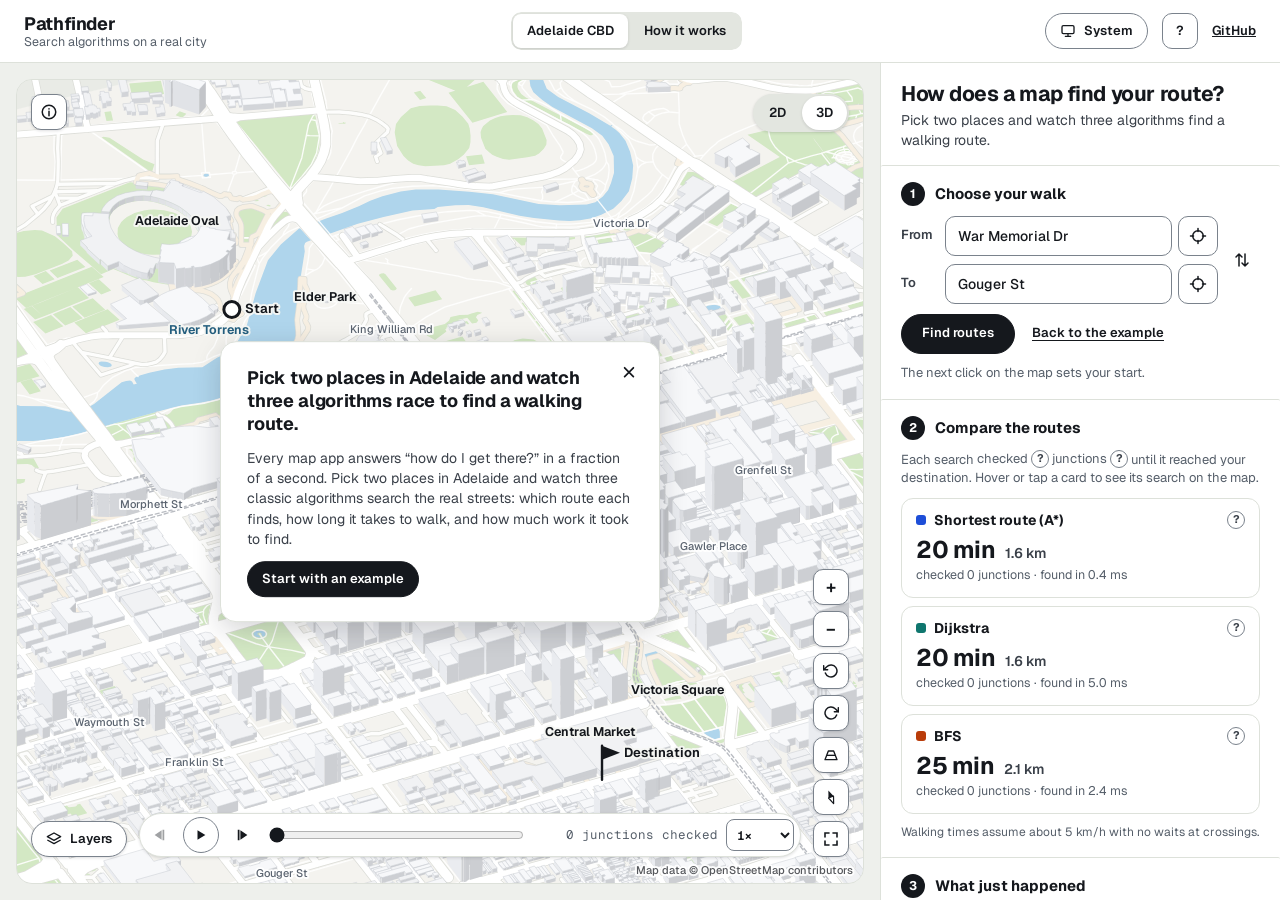
<file: docs/index.html>
<!doctype html>
<html lang="en">
  <head>
    <meta charset="utf-8" />
    <meta name="viewport" content="width=device-width, initial-scale=1" />
    <title>Pathfinder: BFS, Dijkstra and A* on the streets of Adelaide</title>
    <meta
      name="description"
      content="BFS, Dijkstra and A* on the real Adelaide city centre walking network, in 2D and 3D, from OpenStreetMap data. Then see how they work, step by step, on a grid."
    />
    <script>
      // Links to the grid demo from before it moved (#view=, #map=, #mode=) now open grid/.
      (function () {
        if (/[#&](view|map|mode|seed)=/.test(location.hash)) location.replace("grid/" + location.hash);
      })();
    </script>
    <script src="shared/theme.js?v=31"></script>
    <link rel="preload" href="adelaide/data/adelaide_cbd.json" as="fetch" crossorigin />
    <link rel="preconnect" href="https://fonts.googleapis.com" />
    <link rel="preconnect" href="https://fonts.gstatic.com" crossorigin />
    <link
      rel="stylesheet"
      href="https://fonts.googleapis.com/css2?family=Geist:wght@400;500;600;700&family=Geist+Mono:wght@400;500&display=swap"
    />
    <link rel="stylesheet" href="shared/theme.css?v=31" />
    <link rel="stylesheet" href="adelaide/styles.css?v=31" />
  </head>
  <body>
    <header class="top">
      <a class="brand" href="./"><b>Pathfinder</b><span>Search algorithms on a real city</span></a>
      <nav class="nav-seg seg scroll-x" aria-label="Pages">
        <a href="./" aria-current="page">Adelaide CBD</a>
        <a href="grid/">How it works</a>
      </nav>
      <div class="top-controls scroll-x">
        <button type="button" class="btn theme-btn" data-theme-toggle aria-label="Theme: System" title="Cycle the theme: System, Light, Dark">
          <svg class="i-system" viewBox="0 0 24 24" fill="none" stroke="currentColor" stroke-width="2" stroke-linecap="round" stroke-linejoin="round" aria-hidden="true"><rect x="3" y="4" width="18" height="12" rx="2" /><path d="M8 20h8M12 16v4" /></svg>
          <svg class="i-moon" viewBox="0 0 24 24" fill="none" stroke="currentColor" stroke-width="2" stroke-linecap="round" stroke-linejoin="round" aria-hidden="true"><path d="M20 14.5A8 8 0 0 1 9.5 4a8 8 0 1 0 10.5 10.5z" /></svg>
          <svg class="i-sun" viewBox="0 0 24 24" fill="none" stroke="currentColor" stroke-width="2" stroke-linecap="round" aria-hidden="true"><circle cx="12" cy="12" r="4" /><path d="M12 2v2M12 20v2M4.9 4.9l1.4 1.4M17.7 17.7l1.4 1.4M2 12h2M20 12h2M4.9 19.1l1.4-1.4M17.7 6.3l1.4-1.4" /></svg>
          <span data-theme-name>System</span>
        </button>
        <button type="button" class="btn sq" id="welcomeBtn" aria-label="Show the welcome card" title="Show the welcome card">?</button>
        <a class="gh" href="https://github.com/Agrim1305/Pathfinder">GitHub</a>
      </div>
    </header>

    <main class="app">
      <div class="panel" id="panel">
        <div class="panel-head">
          <h1>How does a map find your route?</h1>
          <p>Pick two places and watch three algorithms find a walking route.</p>
        </div>

        <section class="step" id="step1" aria-labelledby="step1h">
          <h2 id="step1h"><span class="num" aria-hidden="true">1</span>Choose your walk</h2>
          <div class="walk">
            <label for="from">From</label>
            <div class="cb">
              <input id="from" type="text" role="combobox" aria-autocomplete="list" aria-expanded="false" aria-controls="fromList" autocomplete="off" spellcheck="false" placeholder="Search places and streets" />
              <ul id="fromList" role="listbox" aria-label="Places to start from" hidden></ul>
            </div>
            <button type="button" class="btn sq" data-pick="start" aria-pressed="false" aria-label="Pick the start on the map" title="Pick on map">
              <svg width="18" height="18" viewBox="0 0 24 24" fill="none" stroke="currentColor" stroke-width="2" stroke-linecap="round" aria-hidden="true"><circle cx="12" cy="12" r="7" /><path d="M12 2v4M12 18v4M2 12h4M18 12h4" /></svg>
            </button>
            <label for="to">To</label>
            <div class="cb">
              <input id="to" type="text" role="combobox" aria-autocomplete="list" aria-expanded="false" aria-controls="toList" autocomplete="off" spellcheck="false" placeholder="Search places and streets" />
              <ul id="toList" role="listbox" aria-label="Places to walk to" hidden></ul>
            </div>
            <button type="button" class="btn sq" data-pick="end" aria-pressed="false" aria-label="Pick the destination on the map" title="Pick on map">
              <svg width="18" height="18" viewBox="0 0 24 24" fill="none" stroke="currentColor" stroke-width="2" stroke-linecap="round" aria-hidden="true"><circle cx="12" cy="12" r="7" /><path d="M12 2v4M12 18v4M2 12h4M18 12h4" /></svg>
            </button>
            <button type="button" class="btn sq swap" id="swap" aria-label="Swap start and destination" title="Swap start and destination">
              <svg width="18" height="18" viewBox="0 0 24 24" fill="none" stroke="currentColor" stroke-width="2" stroke-linecap="round" stroke-linejoin="round" aria-hidden="true"><path d="M8 4v16M4 8l4-4 4 4M16 20V4M12 16l4 4 4-4" /></svg>
            </button>
          </div>
          <div class="actions">
            <button type="button" class="btn primary" id="find">Find routes</button>
            <button type="button" class="btn link" id="example">Back to the example</button>
          </div>
          <p class="hint" id="hint" aria-live="polite"></p>
          <p class="visually-hidden" id="cbStatus" role="status"></p>
        </section>

        <section class="step" id="step2" aria-labelledby="step2h">
          <h2 id="step2h"><span class="num" aria-hidden="true">2</span>Compare the routes</h2>
          <p class="step-sub">
            Each search
            <span class="term">checked<button type="button" class="qtip" aria-label="What does checked mean?" data-tip="A search checks a junction when it takes it off its queue and looks at the streets leading out of it. Fewer checks means less work for the same answer.">?</button></span>
            <span class="term">junctions<button type="button" class="qtip" aria-label="What is a junction?" data-tip="A point where streets or paths meet. The searches move from junction to junction along the streets between them.">?</button></span>
            until it reached your destination. Hover or tap a card to see its search on the map.
          </p>
          <div class="cards" id="cards">
            <div class="rc" data-alg="A">
              <div class="rc-head">
                <i class="k s" aria-hidden="true"></i>
                <button type="button" class="rc-pin" aria-pressed="false" aria-describedby="AStats">Shortest route (A*)</button>
                <button type="button" class="qtip" aria-label="What is A*?" data-tip="A* is Dijkstra with a sense of direction. It adds the straight-line distance to your destination, so it checks junctions in the right direction first and still finds the shortest walk.">?</button>
              </div>
              <p class="rc-stats" id="AStats"><b class="rc-time"></b> <span class="rc-dist"></span><span class="rc-meta"></span></p>
              <i class="rc-bar" aria-hidden="true"></i>
            </div>
            <div class="rc" data-alg="U">
              <div class="rc-head">
                <i class="k d" aria-hidden="true"></i>
                <button type="button" class="rc-pin" aria-pressed="false" aria-describedby="UStats">Dijkstra</button>
                <button type="button" class="qtip" aria-label="What is Dijkstra?" data-tip="Dijkstra always checks the nearest junction it has not checked yet, measured in metres along the streets. That guarantees the shortest walk, but it spreads out in every direction.">?</button>
              </div>
              <p class="rc-stats" id="UStats"><b class="rc-time"></b> <span class="rc-dist"></span><span class="rc-meta"></span></p>
              <i class="rc-bar" aria-hidden="true"></i>
            </div>
            <div class="rc" data-alg="B">
              <div class="rc-head">
                <i class="k b" aria-hidden="true"></i>
                <button type="button" class="rc-pin" aria-pressed="false" aria-describedby="BStats">BFS</button>
                <button type="button" class="qtip" aria-label="What is BFS?" data-tip="Breadth-first search counts street segments, not metres. It finds the route with the fewest segments, which is often a longer walk.">?</button>
              </div>
              <p class="rc-stats" id="BStats"><b class="rc-time"></b> <span class="rc-dist"></span><span class="rc-meta"></span></p>
              <i class="rc-bar" aria-hidden="true"></i>
            </div>
          </div>
          <p class="tiny">Walking times assume about 5 km/h with no waits at crossings.</p>
        </section>

        <section class="step" id="step3" aria-labelledby="step3h">
          <h2 id="step3h"><span class="num" aria-hidden="true">3</span>What just happened</h2>
          <p class="insight" id="insight" aria-live="polite"></p>
          <details class="learn" id="learn">
            <summary>Learn how it works</summary>
            <h3>What this shows</h3>
            <ol class="points">
              <li><b>“Shortest” depends on what you count.</b> BFS counts turns, so it often walks further. Dijkstra and A* count metres.</li>
              <li><b>A* does the same job with less work.</b> It aims at the flag, so it skips streets heading the wrong way. Across 300 random walks it checked a median of 77% fewer junctions than Dijkstra for exactly the same route.</li>
              <li><b>The answers are checked.</b> Every route matches NetworkX, an independent graph library, on all 300 test walks.</li>
            </ol>
            <h3>How each one counts</h3>
            <p>BFS counts street segments, so it takes the route with the fewest of them. Dijkstra and A* count metres. A* also aims at the destination using the straight-line distance to it, which can never be longer than the real walk, so its route is still the shortest.</p>
            <h3>Why does A* search less?</h3>
            <p>The same three searches on a small hilly grid, where you can see every cell they look at and the queue behind each step.</p>
            <a class="btn" href="grid/">See it step by step</a>
          </details>
        </section>

        <div class="tour" id="tour" hidden>
          <span id="tourText" role="status"></span>
          <button type="button" class="btn" id="tourSkip">Skip</button>
        </div>
      </div>

      <div class="map" id="map">
        <canvas
          id="cv"
          tabindex="0"
          role="img"
          aria-label="Map of Adelaide city centre from OpenStreetMap, with real building shapes and heights. The start and destination pins, the junctions each search checked and the routes are drawn on top. Arrow keys move the map, Shift and the arrow keys turn and tilt it in 3D, plus and minus zoom. While picking a place, Enter picks the spot in the middle of the map."
        ></canvas>
        <p class="loading" id="loading" role="status">Loading the map of Adelaide&hellip;</p>
        <p class="pick-chip" id="pickChip" role="status" hidden></p>
        <p class="now-chip" id="nowChip" role="status" hidden><small id="nowWho"></small><span id="nowWhat"></span></p>

        <div class="map-tl">
          <button type="button" class="btn sq map-btn" id="aboutBtn" aria-label="About the map" aria-controls="aboutPanel" title="About the map">
            <svg width="18" height="18" viewBox="0 0 24 24" fill="none" stroke="currentColor" stroke-width="2" stroke-linecap="round" aria-hidden="true"><circle cx="12" cy="12" r="9" /><path d="M12 11v6M12 7.5v.5" /></svg>
          </button>
          <div class="pop about" id="aboutPanel" role="group" aria-label="About the map" hidden>
            <h2>About the map</h2>
            <p id="about"></p>
            <p class="tiny">Map data &copy; <a href="https://www.openstreetmap.org/copyright">OpenStreetMap contributors</a>, ODbL.</p>
            <h2>Moving the map</h2>
            <p id="help">Drag to move the map. Right-drag or Ctrl and drag to turn and tilt it. Scroll or pinch to zoom.</p>
          </div>
        </div>

        <div class="map-tr">
          <div role="group" aria-label="Camera" class="seg pill">
            <button type="button" id="go2d" aria-pressed="false">2D</button>
            <button type="button" id="go3d" aria-pressed="true">3D</button>
          </div>
        </div>

        <div class="map-bottom">
          <div class="layers">
            <button type="button" class="btn map-btn" id="layersBtn" aria-controls="layersPanel">
              <svg width="16" height="16" viewBox="0 0 24 24" fill="none" stroke="currentColor" stroke-width="2" stroke-linejoin="round" aria-hidden="true"><path d="M12 3 2 8.5 12 14l10-5.5z" /><path d="m2 13.5 10 5.5 10-5.5" /></svg>
              Layers
            </button>
            <fieldset class="pop" id="layersPanel" hidden>
              <legend>Show on the map</legend>
              <label class="lay"><input type="checkbox" data-layer="aExp" checked /><i class="sw sw-dot a" aria-hidden="true"></i>Junctions A* checked</label>
              <label class="lay"><input type="checkbox" data-layer="dOnly" /><i class="sw sw-dot d" aria-hidden="true"></i>Junctions A* skipped</label>
              <label class="lay"><input type="checkbox" data-layer="bfs" checked /><i class="sw sw-line b" aria-hidden="true"></i>BFS route</label>
              <label class="lay"><input type="checkbox" data-layer="best" checked /><i class="sw sw-line s" aria-hidden="true"></i>Shortest route</label>
            </fieldset>
          </div>

          <div class="timeline-bar" id="timeline" role="group" aria-label="Timeline">
            <button type="button" class="btn sq tl-back" aria-label="Step back" title="Step back (Left arrow; with Shift, 10 steps)">
              <svg width="14" height="14" viewBox="0 0 16 16" aria-hidden="true" fill="currentColor"><path d="M11 2.5v11L3 8zM12 2h2v12h-2z" /></svg>
            </button>
            <button type="button" class="btn sq tl-play" data-state="paused" aria-label="Play" title="Play or pause (Space)">
              <svg class="i-play" width="14" height="14" viewBox="0 0 16 16" aria-hidden="true"><path d="M4 2.5v11l9-5.5z" fill="currentColor" /></svg>
              <svg class="i-pause" width="14" height="14" viewBox="0 0 16 16" aria-hidden="true"><path d="M4 2.5h3v11H4zM9 2.5h3v11H9z" fill="currentColor" /></svg>
              <svg class="i-again" width="16" height="16" viewBox="0 0 24 24" aria-hidden="true" fill="none" stroke="currentColor" stroke-width="2.2" stroke-linecap="round" stroke-linejoin="round"><polyline points="1 4 1 10 7 10" /><path d="M3.5 15a9 9 0 1 0 2.1-9.4L1 10" /></svg>
            </button>
            <button type="button" class="btn sq tl-fwd" aria-label="Step forward" title="Step forward (Right arrow; with Shift, 10 steps)">
              <svg width="14" height="14" viewBox="0 0 16 16" aria-hidden="true" fill="currentColor"><path d="M5 2.5v11L13 8zM2 2h2v12H2z" /></svg>
            </button>
            <input type="range" class="tl-scrub" min="0" max="1" step="1" value="0" aria-label="Junctions checked" />
            <span class="tl-label mono"></span>
            <select class="tl-speed" aria-label="Playback speed" title="Playback speed">
              <option value="0.25">0.25×</option>
              <option value="0.5">0.5×</option>
              <option value="1" selected>1×</option>
              <option value="2">2×</option>
              <option value="4">4×</option>
            </select>
          </div>

          <div class="ctl-stack" id="ctl">
            <button type="button" class="btn sq map-btn" data-act="in" aria-label="Zoom in">+</button>
            <button type="button" class="btn sq map-btn" data-act="out" aria-label="Zoom out">&#8722;</button>
            <button type="button" class="btn sq map-btn" data-act="left" aria-label="Rotate left"><svg width="16" height="16" viewBox="0 0 24 24" aria-hidden="true" fill="none" stroke="currentColor" stroke-width="2.2" stroke-linecap="round" stroke-linejoin="round"><polyline points="1 4 1 10 7 10" /><path d="M3.5 15a9 9 0 1 0 2.1-9.4L1 10" /></svg></button>
            <button type="button" class="btn sq map-btn" data-act="right" aria-label="Rotate right"><svg width="16" height="16" viewBox="0 0 24 24" aria-hidden="true" fill="none" stroke="currentColor" stroke-width="2.2" stroke-linecap="round" stroke-linejoin="round"><polyline points="23 4 23 10 17 10" /><path d="M20.5 15a9 9 0 1 1-2.1-9.4L23 10" /></svg></button>
            <button type="button" class="btn sq map-btn" data-act="tilt" aria-label="Tilt" aria-pressed="true"><svg width="16" height="16" viewBox="0 0 24 24" aria-hidden="true" fill="none" stroke="currentColor" stroke-width="2" stroke-linejoin="round"><path d="M3 19 8 6h8l5 13z" /><path d="M5.5 12.5h13" /></svg></button>
            <button type="button" class="btn sq map-btn compass" data-act="north" aria-label="Reset to north up"><svg width="18" height="18" viewBox="0 0 24 24" aria-hidden="true"><path d="M12 2.5 15.6 12H8.4z" fill="currentColor" /><path d="M12 21.5 8.4 12h7.2z" fill="none" stroke="currentColor" stroke-width="1.6" stroke-linejoin="round" /></svg></button>
            <button type="button" class="btn sq map-btn" id="fit" aria-label="Fit the walk in view" title="Fit the walk in view"><svg width="16" height="16" viewBox="0 0 16 16" aria-hidden="true" fill="none" stroke="currentColor" stroke-width="1.6" stroke-linecap="round"><path d="M2 6V2h4M10 2h4v4M14 10v4h-4M6 14H2v-4" /></svg></button>
          </div>
        </div>

        <div class="welcome" id="welcome" role="dialog" aria-labelledby="welcomeTitle" hidden>
          <button type="button" class="btn sq close" id="welcomeClose" aria-label="Close">
            <svg width="14" height="14" viewBox="0 0 16 16" aria-hidden="true" fill="none" stroke="currentColor" stroke-width="2" stroke-linecap="round"><path d="M3 3l10 10M13 3 3 13" /></svg>
          </button>
          <h2 id="welcomeTitle">Pick two places in Adelaide and watch three algorithms race to find a walking route.</h2>
          <p>Every map app answers “how do I get there?” in a fraction of a second. Pick two places in Adelaide and watch three classic algorithms search the real streets: which route each finds, how long it takes to walk, and how much work it took to find.</p>
          <button type="button" class="btn primary" id="welcomeGo">Start with an example</button>
        </div>
      </div>
    </main>
    <script src="adelaide/graph.js?v=31"></script>
    <script src="adelaide/palette.js?v=31"></script>
    <script src="adelaide/text.js?v=31"></script>
    <script src="shared/timing.js?v=31"></script>
    <script src="shared/view.js?v=31"></script>
    <script src="shared/labels.js?v=31"></script>
    <script src="shared/scroll.js?v=31"></script>
    <script src="shared/ui.js?v=31"></script>
    <script src="adelaide/map.js?v=31"></script>
  </body>
</html>
</file>
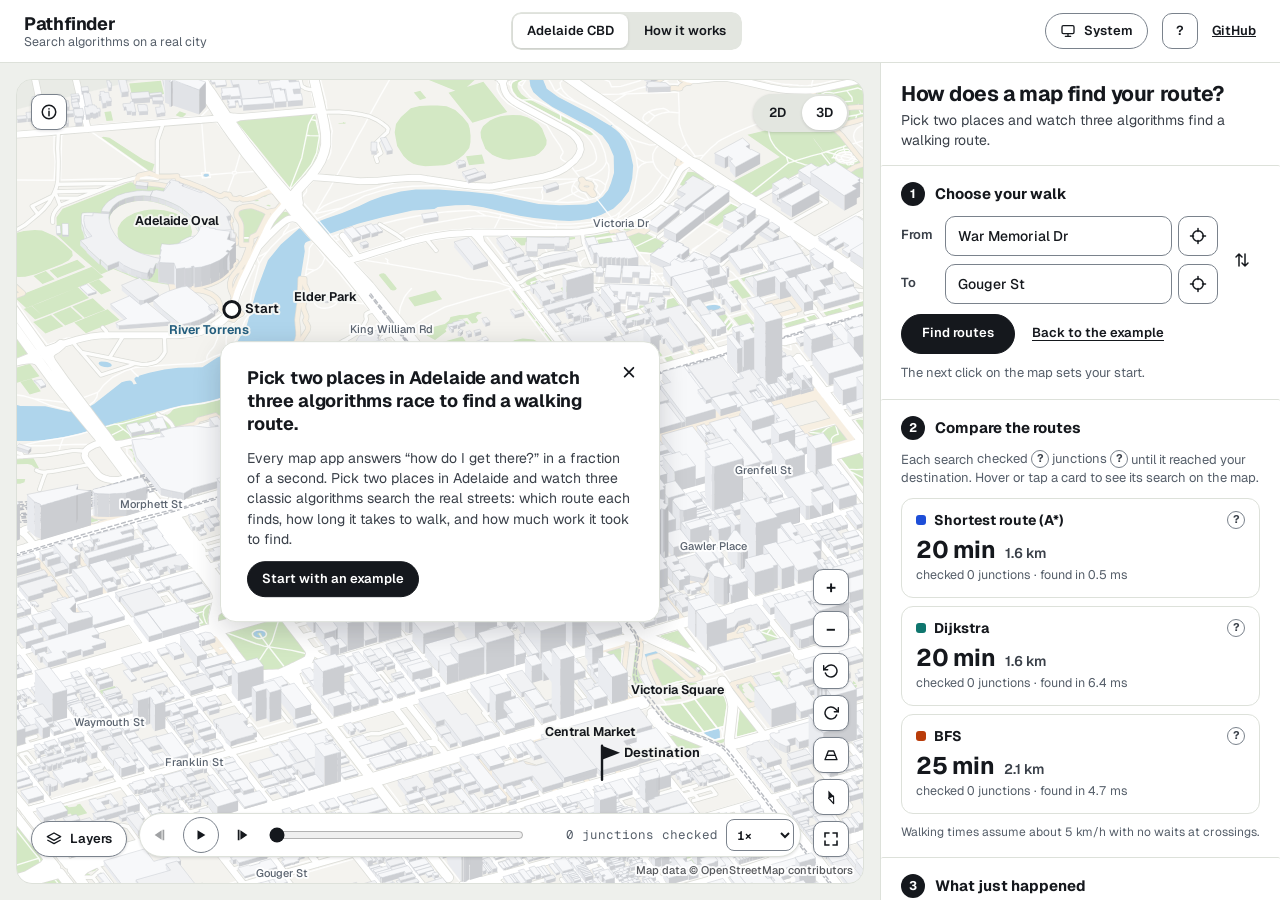
<file: docs/adelaide/index.html>
<!doctype html>
<html lang="en">
  <head>
    <meta charset="utf-8" />
    <title>Pathfinder: Adelaide CBD</title>
    <!-- The Adelaide map is now the front page. Forward there, keeping the hash. -->
    <script>
      location.replace("../" + location.hash);
    </script>
    <meta http-equiv="refresh" content="1; url=../" />
    <link rel="canonical" href="../" />
  </head>
  <body>
    <p>The Adelaide map has moved to <a href="../">the front page</a>.</p>
  </body>
</html>
</file>
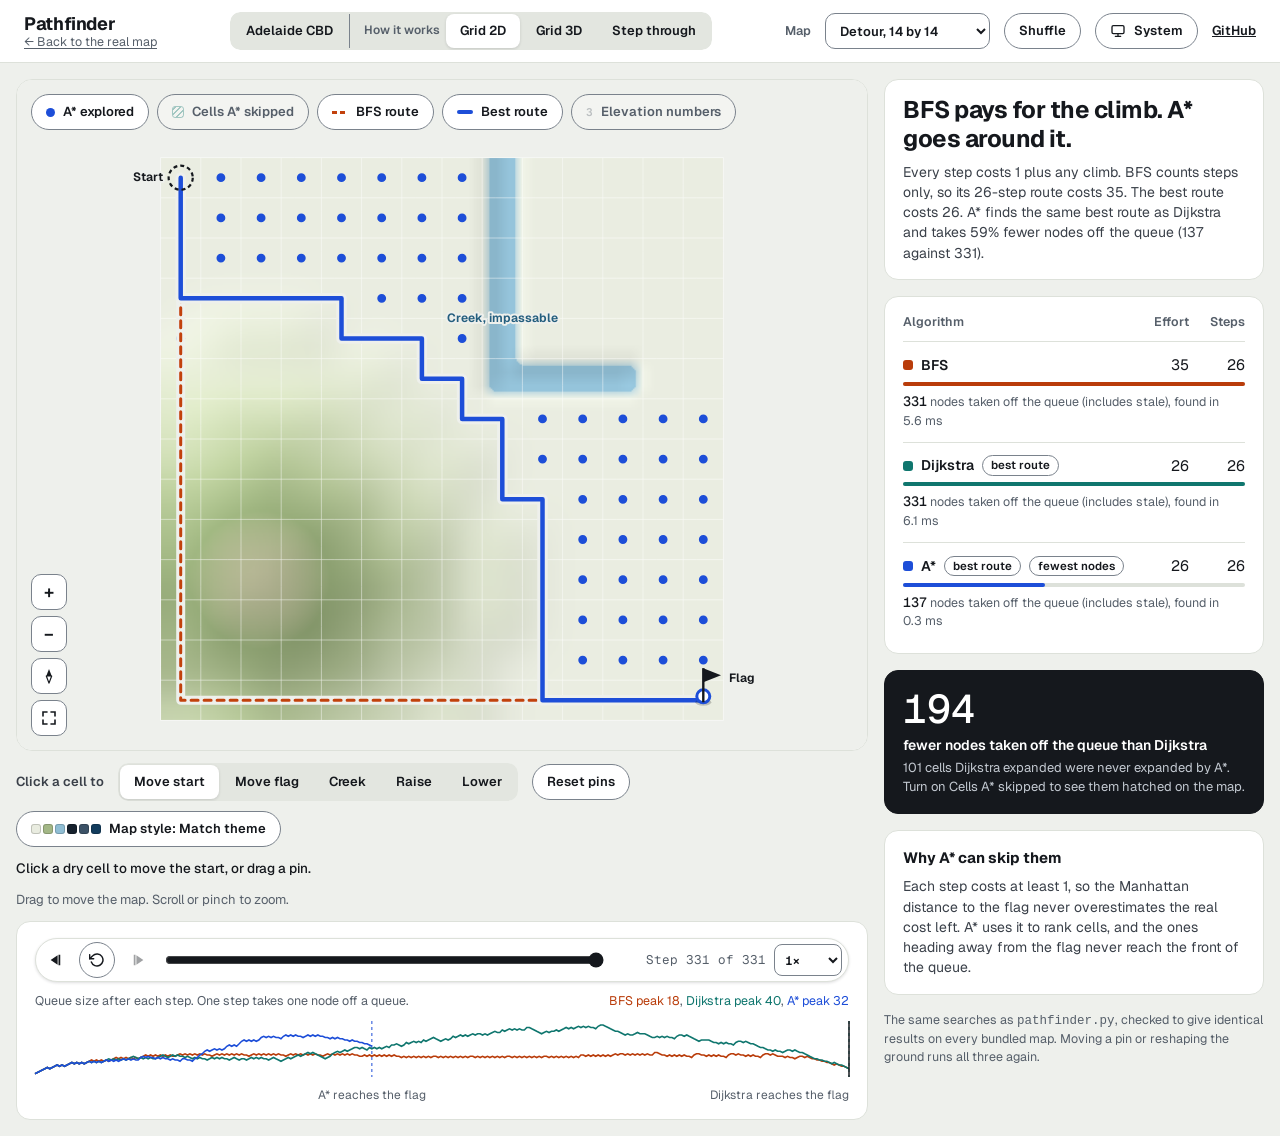
<file: docs/grid/index.html>
<!doctype html>
<html lang="en">
  <head>
    <meta charset="utf-8" />
    <meta name="viewport" content="width=device-width, initial-scale=1" />
    <title>Pathfinder: how BFS, Dijkstra and A* search, on a grid</title>
    <meta
      name="description"
      content="Watch BFS, Dijkstra and A* search hilly ground for the lowest-effort route, with every number from a real run."
    />
    <script src="../shared/theme.js?v=31"></script>
    <link rel="preconnect" href="https://fonts.googleapis.com" />
    <link rel="preconnect" href="https://fonts.gstatic.com" crossorigin />
    <link
      rel="stylesheet"
      href="https://fonts.googleapis.com/css2?family=Geist:wght@400;500;600;700&family=Geist+Mono:wght@400;500&display=swap"
    />
    <link rel="stylesheet" href="../shared/theme.css?v=31" />
    <link rel="stylesheet" href="styles.css?v=31" />
  </head>
  <body>
    <header class="top">
      <div class="brand">
        <b>Pathfinder</b>
        <a class="back" href="../">&larr; Back to the real map</a>
      </div>
      <nav class="nav-seg seg scroll-x" aria-label="Pages">
        <a href="../">Adelaide CBD</a>
        <span class="seg-label" aria-hidden="true">How it works</span>
        <button type="button" data-nav="2d" aria-pressed="true">Grid 2D</button>
        <button type="button" data-nav="3d" aria-pressed="false">Grid 3D</button>
        <button type="button" data-nav="step" aria-pressed="false">Step through</button>
      </nav>
      <div class="top-controls scroll-x">
        <label class="top-label" for="map">Map</label>
        <select id="map"></select>
        <button type="button" class="btn" id="shuffle" title="A new random map; the seed goes in the link">Shuffle</button>
        <button type="button" class="btn theme-btn" data-theme-toggle aria-label="Theme: System" title="Cycle the theme: System, Light, Dark">
          <svg class="i-system" viewBox="0 0 24 24" fill="none" stroke="currentColor" stroke-width="2" stroke-linecap="round" stroke-linejoin="round" aria-hidden="true"><rect x="3" y="4" width="18" height="12" rx="2" /><path d="M8 20h8M12 16v4" /></svg>
          <svg class="i-moon" viewBox="0 0 24 24" fill="none" stroke="currentColor" stroke-width="2" stroke-linecap="round" stroke-linejoin="round" aria-hidden="true"><path d="M20 14.5A8 8 0 0 1 9.5 4a8 8 0 1 0 10.5 10.5z" /></svg>
          <svg class="i-sun" viewBox="0 0 24 24" fill="none" stroke="currentColor" stroke-width="2" stroke-linecap="round" aria-hidden="true"><circle cx="12" cy="12" r="4" /><path d="M12 2v2M12 20v2M4.9 4.9l1.4 1.4M17.7 17.7l1.4 1.4M2 12h2M20 12h2M4.9 19.1l1.4-1.4M17.7 6.3l1.4-1.4" /></svg>
          <span data-theme-name>System</span>
        </button>
        <a class="gh" href="https://github.com/Agrim1305/Pathfinder">GitHub</a>
      </div>
    </header>

    <div class="body">
      <main class="stage" aria-label="Grid map">
        <div class="map" id="mapbox">
          <canvas
            id="cv"
            tabindex="0"
            role="img"
            aria-label="Map of the board: hills, the creek, the start and the flag, with what A* explored and both routes drawn on top. Drag to move the map; in Grid 3D, right-drag to turn and tilt it. Arrow keys move the map and the ring at its centre, Shift and the arrow keys turn and tilt it in 3D, Enter uses the selected tool on that cell, plus and minus zoom."
          ></canvas>
          <div class="overlay-top">
            <div class="seg pill cam step-only" role="group" aria-label="Camera" hidden>
              <button type="button" data-cam="2d" aria-pressed="true">2D</button>
              <button type="button" data-cam="3d" aria-pressed="false">3D</button>
            </div>
            <div class="chips scroll-x compare-only" role="group" aria-label="Map layers">
              <button type="button" class="chip" data-layer="explored" aria-pressed="true"><i class="sw sw-dot"></i>A* explored</button>
              <button type="button" class="chip" data-layer="skipped" aria-pressed="false"><i class="sw sw-hatch"></i>Cells A* skipped</button>
              <button type="button" class="chip" data-layer="bfs" aria-pressed="true"><i class="sw sw-dash"></i>BFS route</button>
              <button type="button" class="chip" data-layer="best" aria-pressed="true"><i class="sw sw-line"></i>Best route</button>
              <button type="button" class="chip" data-layer="numbers" aria-pressed="false"><i class="sw sw-num" aria-hidden="true">3</i>Elevation numbers</button>
            </div>
          </div>
          <div class="overlay-zoom">
            <button type="button" class="btn sq" data-act="in" aria-label="Zoom in">+</button>
            <button type="button" class="btn sq" data-act="out" aria-label="Zoom out">&#8722;</button>
            <button type="button" class="btn sq" data-act="left" aria-label="Rotate left"><svg width="16" height="16" viewBox="0 0 24 24" aria-hidden="true" fill="none" stroke="currentColor" stroke-width="2.2" stroke-linecap="round" stroke-linejoin="round"><polyline points="1 4 1 10 7 10" /><path d="M3.5 15a9 9 0 1 0 2.1-9.4L1 10" /></svg></button>
            <button type="button" class="btn sq" data-act="right" aria-label="Rotate right"><svg width="16" height="16" viewBox="0 0 24 24" aria-hidden="true" fill="none" stroke="currentColor" stroke-width="2.2" stroke-linecap="round" stroke-linejoin="round"><polyline points="23 4 23 10 17 10" /><path d="M20.5 15a9 9 0 1 1-2.1-9.4L23 10" /></svg></button>
            <button type="button" class="btn sq" data-act="tilt" aria-label="Tilt" aria-pressed="true"><svg width="16" height="16" viewBox="0 0 24 24" aria-hidden="true" fill="none" stroke="currentColor" stroke-width="2" stroke-linejoin="round"><path d="M3 19 8 6h8l5 13z" /><path d="M5.5 12.5h13" /></svg></button>
            <button type="button" class="btn sq compass" data-act="north" aria-label="Reset to north up"><svg width="18" height="18" viewBox="0 0 24 24" aria-hidden="true"><path d="M12 2.5 15.6 12H8.4z" fill="currentColor" /><path d="M12 21.5 8.4 12h7.2z" fill="none" stroke="currentColor" stroke-width="1.6" stroke-linejoin="round" /></svg></button>
            <button type="button" class="btn sq" id="fit" aria-label="Fit the board in view">
              <svg width="16" height="16" viewBox="0 0 16 16" aria-hidden="true" fill="none" stroke="currentColor" stroke-width="1.6" stroke-linecap="round"><path d="M2 6V2h4M10 2h4v4M14 10v4h-4M6 14H2v-4" /></svg>
            </button>
          </div>
          <div class="tip" id="tip" role="status" hidden></div>
        </div>

        <div class="legend step-only" aria-hidden="true" hidden>
          <span><i class="lg-dot"></i>Expanded</span>
          <span><i class="lg-ring"></i>In the queue</span>
          <span><i class="lg-now"></i>Expanding now</span>
          <span><i class="lg-ramp"></i>Elevation 0 to 9</span>
        </div>
        <div class="random-row" id="randomRow" hidden>
          <span class="tools-label">Random map</span>
          <label>Size <select id="rSize"><option value="14">14 by 14</option><option value="20">20 by 20</option><option value="28">28 by 28</option></select></label>
          <label>Creeks <select id="rCreeks"><option>0</option><option>1</option><option>2</option><option>3</option><option>4</option></select></label>
          <label>Hills <select id="rHills"><option value="flat">Flat</option><option value="rolling">Rolling</option><option value="steep">Steep</option></select></label>
          <span class="mono dim" id="rSeed"></span>
        </div>
        <div class="tools">
          <span class="tools-label" id="tools-label">Click a cell to</span>
          <div class="seg tool-seg scroll-x" role="group" aria-labelledby="tools-label">
            <button type="button" data-tool="start" aria-pressed="true">Move start</button>
            <button type="button" data-tool="end" aria-pressed="false">Move flag</button>
            <button type="button" data-tool="creek" aria-pressed="false">Creek</button>
            <button type="button" data-tool="raise" aria-pressed="false">Raise</button>
            <button type="button" data-tool="lower" aria-pressed="false">Lower</button>
          </div>
          <button type="button" class="btn" id="resetPins">Reset pins</button>
          <button type="button" class="btn" id="resetMap" hidden>Reset map</button>
          <div class="style-pick">
            <button type="button" class="btn" id="styleBtn" aria-expanded="false" aria-controls="styleMenu">
              <span class="sws" id="styleSw" aria-hidden="true"></span><span id="styleName">Map style</span>
            </button>
            <div class="style-menu" id="styleMenu" role="group" aria-label="Map style" hidden></div>
          </div>
        </div>
        <p class="hint" id="hint" aria-live="polite"></p>
        <p class="help" id="help"></p>

        <section class="card timeline" aria-label="Timeline">
          <div class="timeline-bar" id="timeline" role="group" aria-label="Timeline">
            <button type="button" class="btn sq tl-back" aria-label="Step back" title="Step back (Left arrow; with Shift, 10 steps)">
              <svg width="14" height="14" viewBox="0 0 16 16" aria-hidden="true" fill="currentColor"><path d="M11 2.5v11L3 8zM12 2h2v12h-2z" /></svg>
            </button>
            <button type="button" class="btn sq tl-play" data-state="paused" aria-label="Play" title="Play or pause (Space)">
              <svg class="i-play" width="14" height="14" viewBox="0 0 16 16" aria-hidden="true"><path d="M4 2.5v11l9-5.5z" fill="currentColor" /></svg>
              <svg class="i-pause" width="14" height="14" viewBox="0 0 16 16" aria-hidden="true"><path d="M4 2.5h3v11H4zM9 2.5h3v11H9z" fill="currentColor" /></svg>
              <svg class="i-again" width="16" height="16" viewBox="0 0 24 24" aria-hidden="true" fill="none" stroke="currentColor" stroke-width="2.2" stroke-linecap="round" stroke-linejoin="round"><polyline points="1 4 1 10 7 10" /><path d="M3.5 15a9 9 0 1 0 2.1-9.4L1 10" /></svg>
            </button>
            <button type="button" class="btn sq tl-fwd" aria-label="Step forward" title="Step forward (Right arrow; with Shift, 10 steps)">
              <svg width="14" height="14" viewBox="0 0 16 16" aria-hidden="true" fill="currentColor"><path d="M5 2.5v11L13 8zM2 2h2v12H2z" /></svg>
            </button>
            <input type="range" class="tl-scrub" min="0" max="1" step="1" value="0" aria-label="Search step" />
            <span class="tl-label mono"></span>
            <select class="tl-speed" aria-label="Playback speed" title="Playback speed">
              <option value="0.25">0.25×</option>
              <option value="0.5">0.5×</option>
              <option value="1" selected>1×</option>
              <option value="2">2×</option>
              <option value="4">4×</option>
            </select>
          </div>
          <div class="spark-head compare-only">
            <span>Queue size after each step. One step takes one node off a queue.</span>
            <span id="peaks" class="peaks"></span>
          </div>
          <svg id="spark" class="spark compare-only" viewBox="0 0 600 56" preserveAspectRatio="none" aria-hidden="true"></svg>
          <div class="spark-flags compare-only" id="flags" aria-hidden="true"></div>
        </section>
      </main>

      <aside class="side" aria-label="Results">
        <div class="side-group step-only" hidden>
          <section class="card step-card">
            <div class="seg algo-seg" role="group" aria-label="Algorithm">
              <button type="button" data-algo="bfs" aria-pressed="false">BFS</button>
              <button type="button" data-algo="ucs" aria-pressed="false">Dijkstra</button>
              <button type="button" data-algo="astar" aria-pressed="true">A*</button>
            </div>
            <p class="mono dim step-count" id="stepCount"></p>
            <p class="step-sentence" id="stepSentence" aria-live="polite"></p>
          </section>
          <section class="card">
            <div class="q-head"><h2>Queue</h2><span class="dim" id="qKind"></span></div>
            <table class="queue" id="queue">
              <thead><tr><th scope="col">#</th><th scope="col">Cell</th><th scope="col" class="num">g</th><th scope="col" class="num">h</th><th scope="col" class="num">f</th><th scope="col"><span class="visually-hidden">Note</span></th></tr></thead>
              <tbody id="qBody"></tbody>
            </table>
            <p class="small dim" id="qNote"></p>
          </section>
          <section class="card code-card" aria-label="Pseudocode, with the lines this step runs highlighted">
            <pre class="code" id="code"></pre>
          </section>
        </div>
        <div class="side-group compare-only">
        <section class="card">
          <h1 id="headline">Finding routes…</h1>
          <p id="summary"></p>
        </section>
        <section class="card results" id="results" aria-label="Results for each algorithm"></section>
        <section class="card callout" id="callout" aria-live="polite"></section>
        <section class="card">
          <h2>Why A* can skip them</h2>
          <p>
            Each step costs at least 1, so the Manhattan distance to the flag never overestimates the real cost
            left. A* uses it to rank cells, and the ones heading away from the flag never reach the front of the
            queue.
          </p>
        </section>
        </div>
        <p class="foot">
          The same searches as <code>pathfinder.py</code>, checked to give identical results on every bundled map.
          Moving a pin or reshaping the ground runs all three again.
        </p>
      </aside>
    </div>

    <script src="../pathfinder.js?v=31"></script>
    <script src="../maps.js?v=31"></script>
    <script src="../terrain.js?v=31"></script>
    <script src="../shared/timing.js?v=31"></script>
    <script src="../runs.js?v=31"></script>
    <script src="../generate.js?v=31"></script>
    <script src="../shared/view.js?v=31"></script>
    <script src="../shared/labels.js?v=31"></script>
    <script src="../shared/scroll.js?v=31"></script>
    <script src="../shared/ui.js?v=31"></script>
    <script src="board.js?v=31"></script>
    <script src="grid3d.js?v=31"></script>
    <script src="app.js?v=31"></script>
  </body>
</html>
</file>
<file: docs/shared/theme.css>
/*
 * Shared colour tokens and header for the grid page and the Adelaide page.
 * Light values sit on :root; dark values apply when theme.js sets
 * data-theme="dark" on <html> (it follows the system unless you choose).
 * tests/test_contrast.js checks these pairs against WCAG AA.
 */
:root {
  --bg: #eef0ec;
  --surface: #ffffff;
  --seg-bg: #e3e6e0;
  --seg-on: #ffffff;
  --chip-off: #f3f4f1;
  --ink: #15181d;
  --ink-2: #3a4049;
  --dim: #565f6a;
  --line: #dde1da;
  --edge: #7a828c;
  --primary-bg: #15181d;
  --primary-ink: #ffffff;
  --astar: #1d4ed8;
  --bfs: #b93c0a;
  --dijkstra: #0f766e;
  --focus: #1d4ed8;
  --tip-bg: #15181d;
  --tip-ink: #ffffff;
  --callout-bg: #15181d;
  --callout-ink: #ffffff;
  --callout-dim: #c3c9d1;
  --shadow: 0 1px 3px rgba(21, 24, 29, 0.14);
  --pop-shadow: 0 8px 28px rgba(21, 24, 29, 0.18);
  --font: "Geist", -apple-system, system-ui, sans-serif;
  --mono: "Geist Mono", ui-monospace, "SFMono-Regular", Menlo, monospace;
  color-scheme: light;
}
:root[data-theme="dark"] {
  --bg: #0e141a;
  --surface: #161d25;
  --seg-bg: #0e141a;
  --seg-on: #2b3642;
  --chip-off: #1b232c;
  --ink: #e8eef4;
  --ink-2: #c3ccd6;
  --dim: #9aa6b4;
  --line: #26303b;
  --edge: #6b7784;
  --primary-bg: #e8eef4;
  --primary-ink: #0e141a;
  --astar: #60a5fa;
  --bfs: #fb923c;
  --dijkstra: #2dd4bf;
  --focus: #60a5fa;
  --tip-bg: #e8eef4;
  --tip-ink: #0e141a;
  --callout-bg: #22303d;
  --callout-ink: #e8eef4;
  --callout-dim: #b4c0cc;
  --shadow: 0 1px 3px rgba(0, 0, 0, 0.5);
  --pop-shadow: 0 8px 28px rgba(0, 0, 0, 0.6);
  color-scheme: dark;
}

/* Theme switches fade for 300 ms; theme.js skips this under reduced motion. */
html.theme-fade,
html.theme-fade *,
html.theme-fade *::before,
html.theme-fade *::after {
  transition:
    background-color 300ms ease,
    color 300ms ease,
    border-color 300ms ease,
    fill 300ms ease,
    stroke 300ms ease !important;
}

* {
  box-sizing: border-box;
}
[hidden] {
  display: none !important;
}
body {
  margin: 0;
  background: var(--bg);
  color: var(--ink);
  font: 14px/1.45 var(--font);
}
a {
  color: var(--ink);
}
button,
select,
input {
  font: inherit;
  color: var(--ink);
}
button {
  cursor: pointer;
}
:focus-visible {
  outline: 3px solid var(--focus);
  outline-offset: 2px;
}
.mono {
  font-family: var(--mono);
  font-variant-numeric: tabular-nums;
}
.dim {
  color: var(--dim);
}
.visually-hidden {
  position: absolute;
  width: 1px;
  height: 1px;
  overflow: hidden;
  clip: rect(0 0 0 0);
  white-space: nowrap;
}

/* Rows that scroll sideways (see scroll.js) fade out on the edge with more. */
.scroll-x {
  --fade-l: 0px;
  --fade-r: 0px;
  -webkit-mask-image: linear-gradient(90deg, transparent 0, #000 var(--fade-l), #000 calc(100% - var(--fade-r)), transparent 100%);
  mask-image: linear-gradient(90deg, transparent 0, #000 var(--fade-l), #000 calc(100% - var(--fade-r)), transparent 100%);
  scrollbar-width: none;
}
.scroll-x::-webkit-scrollbar {
  display: none;
}
.scroll-x[data-more~="left"] {
  --fade-l: 32px;
}
.scroll-x[data-more~="right"] {
  --fade-r: 32px;
}

/* ---------- shared header ---------- */
.top {
  display: flex;
  align-items: center;
  justify-content: space-between;
  flex-wrap: wrap;
  gap: 10px 20px;
  padding: 12px 24px;
  background: var(--surface);
  border-bottom: 1px solid var(--line);
}
.brand {
  display: flex;
  flex-direction: column;
  line-height: 1.2;
  text-decoration: none;
}
.brand b {
  font-size: 18px;
  font-weight: 700;
  letter-spacing: -0.02em;
}
.brand span,
.brand .back {
  font-size: 12.5px;
  color: var(--dim);
}
.brand .back {
  text-decoration: underline;
  text-underline-offset: 2px;
}
.brand .back:hover {
  color: var(--ink);
}

/* One control for every page: the real map, then the grid views under "How it works". */
.nav-seg {
  max-width: 100%;
}
.nav-seg .seg-label {
  padding: 0 4px 0 14px;
  border-left: 1px solid var(--edge);
  border-radius: 0;
  font-size: 12px;
  font-weight: 600;
  color: var(--dim);
  background: transparent;
  box-shadow: none;
}
.top-controls {
  display: flex;
  align-items: center;
  gap: 10px 14px;
  flex-wrap: wrap;
  min-width: 0;
}
.top-label {
  font-size: 12.5px;
  font-weight: 600;
  color: var(--dim);
}
.top select {
  min-height: 36px;
  padding: 0 10px;
  border-radius: 10px;
  border: 1px solid var(--edge);
  background: var(--surface);
  font-size: 13px;
  font-weight: 600;
}

/* Segmented control: a row of buttons or links, one of them current. */
.seg {
  display: inline-grid;
  grid-auto-flow: column;
  gap: 2px;
  padding: 2px;
  background: var(--seg-bg);
  border-radius: 10px;
}
.seg > * {
  display: flex;
  align-items: center;
  justify-content: center;
  gap: 6px;
  min-height: 34px;
  padding: 7px 14px;
  border: 0;
  border-radius: 8px;
  background: transparent;
  color: var(--ink);
  font-size: 13px;
  font-weight: 600;
  text-decoration: none;
  white-space: nowrap;
}
.seg > [aria-current="page"],
.seg > [aria-pressed="true"] {
  background: var(--seg-on);
  box-shadow: var(--shadow);
}
.seg.pill,
.seg.pill > * {
  border-radius: 999px;
}

.icon-btn {
  display: inline-grid;
  place-items: center;
  width: 36px;
  height: 36px;
  border-radius: 10px;
  border: 1px solid var(--edge);
  background: var(--surface);
}
.icon-btn svg {
  width: 18px;
  height: 18px;
}
/* The theme button shows the current choice: System, Light or Dark. */
.theme-btn {
  padding: 7px 12px;
  border-radius: 10px;
}
.theme-btn svg {
  width: 16px;
  height: 16px;
  flex: none;
}
:root:not([data-theme-choice="system"]) .i-system,
:root:not([data-theme-choice="light"]) .i-sun,
:root:not([data-theme-choice="dark"]) .i-moon {
  display: none;
}
.gh {
  font-size: 13px;
  font-weight: 600;
}

/* Toggle pills for map layers: a filled swatch when on, hollow when off. */
.chip {
  display: inline-flex;
  flex: none;
  align-items: center;
  gap: 8px;
  min-height: 36px;
  padding: 0 14px;
  border-radius: 999px;
  border: 1px solid var(--edge);
  background: var(--chip-off);
  color: var(--dim);
  font-size: 13px;
  font-weight: 600;
  white-space: nowrap;
}
.chip[aria-pressed="true"] {
  background: var(--surface);
  color: var(--ink);
}
.chip .sw {
  flex: none;
  display: inline-block;
}
.chip[aria-pressed="false"] .sw {
  opacity: 0.35;
}

.btn {
  display: inline-flex;
  align-items: center;
  justify-content: center;
  gap: 8px;
  min-height: 36px;
  padding: 0 14px;
  border-radius: 999px;
  border: 1px solid var(--edge);
  background: var(--surface);
  font-size: 13px;
  font-weight: 600;
}
.btn.primary {
  border-color: var(--primary-bg);
  background: var(--primary-bg);
  color: var(--primary-ink);
}
.btn.sq {
  width: 36px;
  padding: 0;
  border-radius: 10px;
}
/* The compass needle turns with the map; view.js sets --heading. */
.compass svg {
  transform: rotate(var(--heading, 0rad));
}
.btn:disabled {
  opacity: 0.45;
  cursor: default;
}

.card {
  background: var(--surface);
  border: 1px solid var(--line);
  border-radius: 14px;
  padding: 16px 18px;
  display: flex;
  flex-direction: column;
  gap: 8px;
}
.card h2 {
  margin: 0;
  font-size: 15px;
  font-weight: 700;
}
.card p {
  margin: 0;
  color: var(--ink-2);
}

/* ---------- the panel's numbered steps ---------- */
.step {
  display: flex;
  flex-direction: column;
  gap: 10px;
  padding: 16px 20px;
  border-top: 1px solid var(--line);
  border-radius: 2px;
}
.step h2 {
  display: flex;
  align-items: center;
  gap: 10px;
  margin: 0;
  font-size: 15px;
  font-weight: 700;
}
.num {
  display: inline-grid;
  place-items: center;
  flex: none;
  width: 24px;
  height: 24px;
  border-radius: 50%;
  background: var(--primary-bg);
  color: var(--primary-ink);
  font-size: 12.5px;
  font-weight: 700;
}
.step-sub {
  margin: 0;
  font-size: 13px;
  color: var(--dim);
}
.btn.link {
  min-height: 36px;
  padding: 0 8px;
  border-color: transparent;
  background: transparent;
  text-decoration: underline;
  text-underline-offset: 3px;
}

/* ---------- search box with a list (ui.js combobox) ---------- */
.cb {
  position: relative;
  min-width: 0;
}
.cb input {
  width: 100%;
  min-height: 40px;
  padding: 0 12px;
  border: 1px solid var(--edge);
  border-radius: 10px;
  background: var(--surface);
  font-size: 14px;
  font-weight: 500;
  text-overflow: ellipsis;
}
.cb input::placeholder {
  color: var(--dim);
}
.cb [role="listbox"] {
  position: absolute;
  z-index: 20;
  left: 0;
  right: 0;
  top: calc(100% + 4px);
  max-height: 296px;
  margin: 0;
  padding: 4px;
  overflow-y: auto;
  list-style: none;
  background: var(--surface);
  border: 1px solid var(--edge);
  border-radius: 10px;
  box-shadow: var(--pop-shadow);
}
.cb [role="option"] {
  display: flex;
  justify-content: space-between;
  align-items: baseline;
  gap: 12px;
  padding: 8px 10px;
  border-radius: 7px;
  font-size: 13.5px;
  cursor: pointer;
}
.cb [role="option"] .hint {
  flex: none;
  font-size: 12px;
  color: var(--dim);
}
.cb [role="option"]:hover,
.cb [role="option"][aria-selected="true"] {
  background: var(--seg-bg);
}

/* ---------- popovers and "?" toggletips (ui.js) ---------- */
.pop {
  position: absolute;
  z-index: 30;
  margin: 0;
  padding: 14px 16px;
  border: 1px solid var(--line);
  border-radius: 12px;
  background: var(--surface);
  box-shadow: var(--pop-shadow);
}
.qtip {
  position: relative;
  display: inline-grid;
  place-items: center;
  width: 18px;
  height: 18px;
  margin-left: 3px;
  padding: 0;
  border: 1px solid var(--edge);
  border-radius: 50%;
  background: var(--surface);
  color: var(--ink-2);
  font-size: 11px;
  font-weight: 700;
  line-height: 1;
  vertical-align: 1px;
}
.qtip::after {
  content: "";
  position: absolute;
  inset: -4px; /* a 26 px target */
}
.qtip-bubble {
  position: fixed;
  z-index: 100;
  padding: 10px 12px;
  border-radius: 10px;
  background: var(--tip-bg);
  color: var(--tip-ink);
  font-size: 13px;
  line-height: 1.45;
  box-shadow: var(--pop-shadow);
  pointer-events: none;
}
.qtip-bubble:empty {
  display: none;
}

/* ---------- timeline bar (ui.js timeline) ---------- */
.timeline-bar {
  display: flex;
  align-items: center;
  gap: 8px;
  min-height: 44px;
  padding: 3px 6px 3px 3px;
  border: 1px solid var(--line);
  border-radius: 999px;
  background: var(--surface);
  box-shadow: var(--shadow);
}
.btn.sq.tl-play {
  flex: none;
  border-radius: 50%;
}
.tl-play svg {
  display: none;
}
.tl-play[data-state="playing"] .i-pause,
.tl-play[data-state="paused"] .i-play,
.tl-play[data-state="done"] .i-again {
  display: block;
}
.timeline-bar .tl-back,
.timeline-bar .tl-fwd {
  flex: none;
  width: 32px;
  min-height: 32px;
  border-color: transparent;
  background: transparent;
}
.timeline-bar [aria-disabled="true"] {
  opacity: 0.4;
  cursor: default;
}
.tl-scrub {
  flex: 1 1 auto;
  min-width: 60px;
  accent-color: var(--ink);
}
.tl-speed {
  flex: none;
  min-height: 32px;
  padding: 0 6px;
  border: 1px solid var(--edge);
  border-radius: 8px;
  background: var(--surface);
  font-size: 12.5px;
  font-weight: 600;
  font-variant-numeric: tabular-nums;
}
.tl-label {
  flex: none;
  min-width: 19ch;
  text-align: right;
  font-size: 12.5px;
  color: var(--dim);
}

@media (prefers-reduced-motion: no-preference) {
  .pop:not([hidden]),
  .qtip-bubble:not(:empty),
  .cb [role="listbox"]:not([hidden]) {
    animation: pop-in 200ms cubic-bezier(0.2, 0.8, 0.2, 1);
  }
}
@keyframes pop-in {
  from {
    opacity: 0;
    transform: translateY(4px);
  }
}

@media (max-width: 700px) {
  .top {
    padding: 10px 16px;
  }
  .top-controls,
  .nav-seg {
    width: 100%;
    flex-wrap: nowrap;
    overflow-x: auto;
    padding-bottom: 2px;
  }
  .nav-seg {
    display: flex;
  }
  .top-controls > * {
    flex: none;
  }
}
@media (prefers-reduced-motion: no-preference) {
  button {
    transition: transform 100ms ease-out;
  }
  button:active {
    transform: scale(0.97);
  }
}
</file>
<file: docs/adelaide/styles.css>
/*
 * Adelaide page layout. Colours, the header, buttons, the panel's steps,
 * the search boxes, popovers and the timeline bar come from ../shared/theme.css.
 *
 * From 1024 px wide the map fills the left of the window and the panel sits
 * on the right, 400 px wide, scrolling on its own; the page itself does not
 * scroll. Narrower, the map sits above the panel. The map sits 16 px in from
 * the header, the window edges and the panel, with rounded corners; the
 * canvas rounds itself, so popovers can still reach past the map's edge.
 */
.app {
  display: flex;
  flex-direction: column;
}
.panel {
  order: 2;
  background: var(--surface);
}
.map {
  order: 1;
  position: relative;
  height: clamp(420px, 66vw, 760px);
  margin: 16px;
  border: 1px solid var(--line);
  border-radius: 16px;
  background: var(--bg);
}
@media (min-width: 1024px) {
  body {
    display: flex;
    flex-direction: column;
    height: 100dvh;
  }
  .app {
    flex: 1;
    min-height: 0;
    display: grid;
    grid-template-columns: minmax(0, 1fr) 400px;
  }
  .map {
    grid-area: 1 / 1;
    height: auto;
    min-height: 0;
  }
  .panel {
    grid-area: 1 / 2;
    min-height: 0;
    overflow-y: auto;
    overscroll-behavior: contain;
    border-left: 1px solid var(--line);
  }
}

/* ---------- the map ---------- */
.map canvas,
.loading {
  border-radius: 15px; /* inside the 1 px border */
}
.map canvas {
  position: absolute;
  inset: 0;
  display: block;
  width: 100%;
  height: 100%;
  touch-action: none;
  cursor: grab;
}
.map canvas:active {
  cursor: grabbing;
}
.map canvas.picking {
  cursor: crosshair;
}
.map canvas:focus-visible {
  outline-offset: -3px;
}
.loading {
  position: absolute;
  inset: 0;
  display: grid;
  place-items: center;
  margin: 0;
  padding: 24px;
  text-align: center;
  background: var(--bg);
  color: var(--dim);
  font-weight: 500;
}
/* buttons floating over the map get a shadow to lift them off it */
.map-btn,
.map .seg {
  box-shadow: var(--shadow);
}
.map-tl {
  position: absolute;
  top: 14px;
  left: 14px;
}
.map-tr {
  position: absolute;
  top: 14px;
  right: 14px;
}
.about {
  top: calc(100% + 8px);
  left: 0;
  width: min(360px, calc(100vw - 60px));
  display: flex;
  flex-direction: column;
  gap: 8px;
}
.about h2 {
  margin: 4px 0 0;
  font-size: 14px;
}
.about p {
  margin: 0;
  font-size: 13px;
  color: var(--ink-2);
}
.pick-chip {
  position: absolute;
  top: 14px;
  left: 50%;
  transform: translateX(-50%);
  max-width: calc(100% - 200px);
  margin: 0;
  padding: 8px 16px;
  border-radius: 999px;
  background: var(--tip-bg);
  color: var(--tip-ink);
  font-size: 13.5px;
  font-weight: 600;
  text-align: center;
  box-shadow: var(--pop-shadow);
}
.pick-chip small {
  font-size: 12px;
  font-weight: 500;
}
/* while paused or stepping: the junction being checked and how far it is from the start */
.now-chip {
  position: absolute;
  top: 14px;
  left: 50%;
  transform: translateX(-50%);
  max-width: calc(100% - 200px);
  display: flex;
  flex-direction: column;
  align-items: center;
  margin: 0;
  padding: 7px 16px 8px;
  border: 1px solid var(--line);
  border-radius: 14px;
  background: var(--surface);
  box-shadow: var(--shadow);
  font-size: 13.5px;
  font-weight: 600;
  text-align: center;
}
.now-chip small {
  font-size: 12px;
  font-weight: 500;
  color: var(--dim);
}
/* Layers, the timeline and the map buttons share the bottom edge; the map credit sits under them. */
.map-bottom {
  position: absolute;
  left: 14px;
  right: 14px;
  bottom: 26px;
  display: flex;
  align-items: flex-end;
  gap: 12px;
  pointer-events: none;
}
.map-bottom > * {
  pointer-events: auto;
}
.layers {
  position: relative;
  flex: none;
}
.layers .pop {
  bottom: calc(100% + 8px);
  left: 0;
  width: 250px;
  display: flex;
  flex-direction: column;
  gap: 2px;
  padding: 10px 8px;
}
.layers legend {
  float: left; /* keeps the legend inside the box */
  width: 100%;
  padding: 2px 8px 6px;
  font-size: 12.5px;
  font-weight: 600;
  color: var(--dim);
}
.lay {
  display: flex;
  align-items: center;
  gap: 10px;
  min-height: 36px;
  padding: 0 8px;
  border-radius: 8px;
  font-size: 13.5px;
  font-weight: 500;
  cursor: pointer;
}
.lay:hover {
  background: var(--seg-bg);
}
.lay input {
  width: 16px;
  height: 16px;
  margin: 0;
  accent-color: var(--ink);
}
.timeline-bar {
  flex: 1 1 auto;
  max-width: 720px;
  margin: 0 auto;
}
.tl-label {
  min-width: 23ch; /* "7,539 junctions checked" */
}
.ctl-stack {
  flex: none;
  display: flex;
  flex-direction: column;
  gap: 6px;
}
.ctl-stack .btn {
  font-size: 18px;
  line-height: 1;
}
.sw {
  flex: none;
  display: inline-block;
}
.sw-dot {
  width: 9px;
  height: 9px;
  border-radius: 50%;
}
.sw-dot.a {
  background: var(--astar);
}
.sw-dot.d {
  background: var(--dijkstra);
}
.sw-line {
  width: 14px;
  height: 3px;
  border-radius: 2px;
}
.sw-line.b {
  background: var(--bfs);
}
.sw-line.s {
  height: 4px;
  background: var(--astar);
}

/* the first-visit card, over the middle of the map */
.welcome {
  position: absolute;
  z-index: 40;
  left: 50%;
  top: 50%;
  transform: translate(-50%, -50%);
  width: min(440px, calc(100% - 32px));
  display: flex;
  flex-direction: column;
  align-items: flex-start;
  gap: 12px;
  padding: 24px 26px;
  border: 1px solid var(--line);
  border-radius: 16px;
  background: var(--surface);
  box-shadow: var(--pop-shadow);
}
.welcome h2 {
  margin: 0;
  padding-right: 28px;
  font-size: 18px;
  font-weight: 700;
  letter-spacing: -0.01em;
  line-height: 1.3;
}
.welcome p {
  margin: 0;
  color: var(--ink-2);
  font-size: 14px;
}
.welcome .close {
  position: absolute;
  top: 12px;
  right: 12px;
  border-color: transparent;
}
@media (prefers-reduced-motion: no-preference) {
  .welcome:not([hidden]) {
    animation: welcome-in 260ms cubic-bezier(0.2, 0.8, 0.2, 1);
  }
}
@keyframes welcome-in {
  from {
    opacity: 0;
    transform: translate(-50%, calc(-50% + 8px));
  }
}

/* ---------- the panel ---------- */
.panel-head {
  padding: 18px 20px 14px;
}
.panel-head h1 {
  margin: 0 0 4px;
  font-size: 21px;
  font-weight: 700;
  letter-spacing: -0.02em;
  line-height: 1.2;
}
.panel-head p {
  margin: 0;
  color: var(--ink-2);
  font-size: 14px;
}
/* From and To, each with its "Pick on map" button, and the swap button beside both */
.walk {
  display: grid;
  grid-template-columns: 38px minmax(0, 1fr) 40px 36px;
  align-items: center;
  gap: 8px 6px;
}
.walk label {
  font-size: 13px;
  font-weight: 600;
  color: var(--ink-2);
}
.walk .btn.sq {
  width: 40px;
  min-height: 40px;
}
.walk [aria-pressed="true"] {
  border-color: var(--focus);
  background: var(--focus);
  color: var(--surface);
}
.walk .swap {
  grid-column: 4;
  grid-row: 1 / span 2;
  width: 36px !important;
  border-color: transparent;
}
.actions {
  display: flex;
  flex-wrap: wrap;
  align-items: center;
  gap: 8px;
}
.actions .primary {
  min-height: 40px;
  padding: 0 20px;
}
.hint {
  margin: 0;
  min-height: 1.45em;
  font-size: 13px;
  color: var(--dim);
}
.hint:empty {
  display: none;
}
.term {
  white-space: nowrap;
}
.tiny {
  margin: 0;
  font-size: 12px;
  color: var(--dim);
}

/* one card per search; hover or focus shows that search on the map, a click keeps it there */
.cards {
  display: flex;
  flex-direction: column;
  gap: 8px;
}
.rc {
  --c: var(--astar);
  position: relative;
  padding: 11px 14px 13px;
  border: 1px solid var(--line);
  border-radius: 12px;
  background: var(--surface);
  overflow: hidden;
  transition:
    border-color 220ms ease,
    box-shadow 220ms ease;
}
.rc[data-alg="U"] {
  --c: var(--dijkstra);
}
.rc[data-alg="B"] {
  --c: var(--bfs);
}
.rc:hover,
.rc:focus-within {
  border-color: var(--edge);
  box-shadow: var(--shadow);
}
.rc:has([aria-pressed="true"]) {
  border-color: var(--c);
  box-shadow: inset 0 0 0 1px var(--c);
}
.rc:has(.rc-pin:focus-visible) {
  outline: 3px solid var(--focus);
  outline-offset: 2px;
}
.rc-head {
  display: flex;
  align-items: center;
  gap: 8px;
}
.rc-pin {
  flex: 1;
  min-width: 0;
  padding: 0;
  border: 0;
  background: none;
  font-size: 14px;
  font-weight: 700;
  text-align: left;
}
.rc-pin:focus-visible {
  outline: none;
}
/* no press shrink here: a transform would shrink the card-sized click area to the button mid-click */
.rc-pin:active {
  transform: none;
}
/* the whole card is the button; the "?" sits above it */
.rc-pin::after {
  content: "";
  position: absolute;
  inset: 0;
}
.rc .qtip {
  z-index: 1;
}
.k {
  flex: none;
  display: inline-block;
  width: 10px;
  height: 10px;
  border-radius: 3px;
}
.k.b {
  background: var(--bfs);
}
.k.d {
  background: var(--dijkstra);
}
.k.s {
  background: var(--astar);
}
.rc-stats {
  display: flex;
  flex-wrap: wrap;
  align-items: baseline;
  gap: 2px 10px;
  margin: 6px 0 0;
}
.rc-time {
  font-size: 24px;
  font-weight: 700;
  letter-spacing: -0.02em;
  line-height: 1.15;
}
.rc-dist {
  font-size: 14px;
  font-weight: 600;
  color: var(--ink-2);
}
.rc-meta {
  flex-basis: 100%;
  font-size: 12.5px;
  color: var(--dim);
  font-variant-numeric: tabular-nums;
}
/* how far this search has got in the replay */
.rc-bar {
  position: absolute;
  left: 0;
  bottom: 0;
  width: 100%;
  height: 3px;
  background: var(--c);
  transform: scaleX(var(--p, 1));
  transform-origin: left;
}

.insight {
  margin: 0;
  font-size: 14.5px;
  line-height: 1.5;
}
.learn {
  border: 1px solid var(--line);
  border-radius: 12px;
}
.learn summary {
  display: flex;
  align-items: center;
  gap: 8px;
  min-height: 42px;
  padding: 0 14px;
  font-weight: 600;
  cursor: pointer;
  list-style: none;
}
.learn summary::-webkit-details-marker {
  display: none;
}
.learn summary::before {
  content: "";
  width: 7px;
  height: 7px;
  border-right: 2px solid currentColor;
  border-bottom: 2px solid currentColor;
  transform: rotate(-45deg);
  transition: transform 200ms ease;
}
.learn[open] summary::before {
  transform: rotate(45deg);
}
.learn > :not(summary) {
  margin-left: 14px;
  margin-right: 14px;
}
.learn h3 {
  margin-top: 12px;
  margin-bottom: 6px;
  font-size: 14px;
}
.learn p {
  margin-top: 0;
  margin-bottom: 0;
  font-size: 13.5px;
  color: var(--ink-2);
}
.learn .btn {
  margin-top: 10px;
  margin-bottom: 14px;
  text-decoration: none;
}
.points {
  margin-top: 0;
  margin-bottom: 0;
  padding-left: 1.3em;
  display: flex;
  flex-direction: column;
  gap: 8px;
  font-size: 13.5px;
  color: var(--ink-2);
}
.points b {
  color: var(--ink);
}

/* the "Start with an example" tour outlines one step at a time */
.step.touring {
  outline: 3px solid var(--focus);
  outline-offset: -3px;
}
.tour {
  position: sticky;
  bottom: 0;
  z-index: 5;
  display: flex;
  align-items: center;
  justify-content: space-between;
  gap: 12px;
  padding: 12px 20px;
  background: var(--tip-bg);
  color: var(--tip-ink);
  font-size: 13.5px;
  font-weight: 600;
}
.tour .btn {
  flex: none;
  border-color: var(--tip-ink);
  background: transparent;
  color: var(--tip-ink);
}

@media (max-width: 1023px) {
  .map canvas {
    cursor: default;
  }
}
/* Phones, until the bottom sheet: a taller map, the timeline on its own row
   and the map buttons in two columns. */
@media (max-width: 767px) {
  .map {
    height: max(480px, 72svh);
  }
  .map-bottom {
    flex-wrap: wrap;
  }
  .timeline-bar {
    order: 3;
    flex-basis: 100%;
    max-width: none;
  }
  .tl-label {
    min-width: 0;
  }
  .ctl-stack {
    display: grid;
    grid-template-columns: repeat(2, 36px);
    margin-left: auto;
  }
}
</file>
<file: docs/grid/styles.css>
/* Grid page. Colours, the header, buttons and cards come from shared/theme.css. */
.body {
  display: grid;
  grid-template-columns: minmax(0, 1fr) 380px;
  gap: 16px;
  align-items: start;
  max-width: 1480px;
  margin: 0 auto;
  padding: 16px;
}
.stage {
  min-width: 0;
  display: flex;
  flex-direction: column;
  gap: 12px;
}
.side {
  min-width: 0;
  display: flex;
  flex-direction: column;
  gap: 16px;
}

/* ---------- map ---------- */
/* 16 px corners; the canvas rounds itself, so nothing on the map is clipped */
.map {
  position: relative;
  min-width: 0;
  border-radius: 16px;
  border: 1px solid var(--line);
  background: var(--surface);
  /* layer swatches follow the map style; app.js sets these */
  --ov-astar: #1d4ed8;
  --ov-bfs: #c2410c;
  --ov-best: #1d4ed8;
  --ov-skipped: #0f766e;
}
/* On a dark map style the controls on the map switch to light text. */
.map.dark-map {
  --surface: #161d25;
  --chip-off: #1b232c;
  --ink: #e8eef4;
  --dim: #9aa6b4;
  --edge: #6b7784;
  --tip-bg: #e8eef4;
  --tip-ink: #0e141a;
  color: var(--ink);
}
.map canvas {
  display: block;
  width: 100%;
  border-radius: 15px; /* inside the 1 px border */
  touch-action: none;
  cursor: grab;
}
.map canvas:active {
  cursor: grabbing;
}
.map canvas:focus-visible {
  outline-offset: -3px;
}
.overlay-top {
  position: absolute;
  left: 14px;
  right: 14px;
  top: 14px;
  pointer-events: none;
}
.chips {
  display: flex;
  flex-wrap: wrap;
  gap: 8px;
}
.chips > * {
  pointer-events: auto;
}
.sw-dot {
  width: 9px;
  height: 9px;
  border-radius: 50%;
  background: var(--ov-astar);
}
.sw-hatch {
  width: 12px;
  height: 12px;
  border-radius: 3px;
  border: 1px solid var(--ov-skipped);
  background: repeating-linear-gradient(-45deg, var(--ov-skipped) 0 1.2px, transparent 1.2px 4px);
}
.sw-dash {
  width: 16px;
  height: 3px;
  background: repeating-linear-gradient(90deg, var(--ov-bfs) 0 5px, transparent 5px 8px);
}
.sw-line {
  width: 16px;
  height: 4px;
  border-radius: 2px;
  background: var(--ov-best);
}
.sw-num {
  font: 600 11px/1 var(--mono);
  font-style: normal;
}
.overlay-zoom {
  position: absolute;
  left: 14px;
  bottom: 14px;
  display: flex;
  flex-direction: column;
  gap: 6px;
}
.overlay-zoom .btn {
  font-size: 18px;
  line-height: 1;
}
.tip {
  position: absolute;
  left: 0;
  top: 0;
  display: flex;
  flex-direction: column;
  gap: 2px;
  max-width: 260px;
  padding: 8px 12px;
  border-radius: 10px;
  background: var(--tip-bg);
  color: var(--tip-ink);
  font-size: 12.5px;
  pointer-events: none;
}
.tip b {
  font-weight: 600;
}

/* ---------- tools and hint ---------- */
.tools {
  display: flex;
  flex-wrap: wrap;
  align-items: center;
  gap: 10px 14px;
}
.tools-label {
  font-size: 13px;
  font-weight: 600;
  color: var(--ink-2);
}
.hint {
  margin: 0;
  min-height: 1.45em;
  font-size: 13.5px;
  font-weight: 500;
}
.help {
  margin: 0;
  font-size: 13px;
  color: var(--dim);
}

/* ---------- timeline ---------- */
.timeline {
  gap: 10px;
}
.spark-head {
  display: flex;
  justify-content: space-between;
  flex-wrap: wrap;
  gap: 4px 12px;
  font-size: 12.5px;
  color: var(--dim);
}
.peaks .astar {
  color: var(--astar);
}
.peaks .ucs {
  color: var(--dijkstra);
}
.peaks .bfs {
  color: var(--bfs);
}
.spark {
  display: block;
  width: 100%;
  height: 56px;
  overflow: visible;
}
.spark polyline {
  fill: none;
  stroke-width: 1.6;
  vector-effect: non-scaling-stroke;
}
.spark .bfs {
  stroke: var(--bfs);
}
.spark .ucs {
  stroke: var(--dijkstra);
}
.spark .astar {
  stroke: var(--astar);
}
.spark .flag {
  stroke-width: 1;
  stroke-dasharray: 3 3;
  vector-effect: non-scaling-stroke;
}
.spark #cursor {
  stroke: var(--ink);
  stroke-width: 1.5;
  vector-effect: non-scaling-stroke;
}
.spark-flags {
  position: relative;
  height: 1.4em;
  font-size: 12px;
  color: var(--dim);
}
.spark-flags span {
  position: absolute;
  top: 0;
  transform: translateX(-50%);
  white-space: nowrap;
}
.spark-flags span:last-child {
  transform: translateX(-100%);
}

/* ---------- side ---------- */
.side h1 {
  margin: 0;
  font-size: 24px;
  font-weight: 700;
  letter-spacing: -0.02em;
  line-height: 1.2;
}
.results {
  gap: 0;
  padding: 10px 18px;
}
.res-head {
  display: grid;
  grid-template-columns: minmax(0, 1fr) 56px 48px;
  gap: 8px;
  padding: 6px 0 10px;
  font-size: 12.5px;
  font-weight: 600;
  color: var(--dim);
}
.res-head span + span {
  text-align: right;
}
.res-row {
  display: grid;
  grid-template-columns: minmax(0, 1fr) 56px 48px;
  gap: 6px 8px;
  align-items: center;
  padding: 12px 0;
  border-top: 1px solid var(--line);
}
.res-row > span.mono {
  text-align: right;
  font-size: 15px;
}
.nm {
  display: flex;
  flex-wrap: wrap;
  align-items: center;
  gap: 6px 8px;
  font-weight: 600;
}
.k {
  width: 10px;
  height: 10px;
  border-radius: 3px;
  display: inline-block;
}
.k.bfs,
.bar .bfs {
  background: var(--bfs);
}
.k.ucs,
.bar .ucs {
  background: var(--dijkstra);
}
.k.astar,
.bar .astar {
  background: var(--astar);
}
.badge {
  padding: 1px 8px;
  border-radius: 999px;
  border: 1px solid var(--edge);
  font-size: 11.5px;
  font-weight: 600;
}
.bar {
  grid-column: 1 / -1;
  height: 4px;
  border-radius: 2px;
  background: var(--line);
}
.bar i {
  display: block;
  height: 100%;
  border-radius: 2px;
}
.nodes {
  grid-column: 1 / -1;
  font-size: 12.5px;
  color: var(--dim);
}
.nodes b {
  font-weight: 500;
  font-size: 13.5px;
  color: var(--ink);
}
.callout {
  background: var(--callout-bg);
  border-color: var(--callout-bg);
  gap: 4px;
}
.callout[hidden] {
  display: none;
}
.callout p {
  color: var(--callout-dim);
}
.callout .big {
  font-size: 40px;
  font-weight: 500;
  line-height: 1.1;
  color: var(--callout-ink);
}
.callout .lead {
  font-weight: 600;
  color: var(--callout-ink);
}
.callout .sub {
  font-size: 13px;
}
.foot {
  margin: 0;
  font-size: 12.5px;
  color: var(--dim);
}

/* ---------- narrow screens ---------- */
@media (max-width: 960px) {
  .body {
    grid-template-columns: minmax(0, 1fr);
  }
}
@media (max-width: 700px) {
  .chips {
    flex-wrap: nowrap;
    overflow-x: auto;
  }
  .overlay-top {
    right: 0;
  }
  .tool-seg {
    display: grid;
    max-width: 100%;
    overflow-x: auto;
  }
  .map canvas {
    cursor: default;
  }
  /* pinch and the + and - keys zoom here; the buttons would cover the board */
  .overlay-zoom {
    display: none;
  }
}

/* ---------- map style picker ---------- */
.style-pick {
  position: relative;
}
.sws {
  display: inline-flex;
  gap: 2px;
}
.sws i {
  display: block;
  width: 10px;
  height: 10px;
  border-radius: 3px;
  box-shadow: inset 0 0 0 1px rgba(0, 0, 0, 0.18);
}
.style-menu {
  position: absolute;
  z-index: 5;
  right: 0;
  top: calc(100% + 6px);
  width: min(320px, calc(100vw - 32px));
  display: flex;
  flex-direction: column;
  gap: 2px;
  padding: 6px;
  border-radius: 12px;
  border: 1px solid var(--edge);
  background: var(--surface);
  box-shadow: 0 8px 24px rgba(0, 0, 0, 0.18);
}
.style-menu button {
  display: grid;
  grid-template-columns: auto 1fr;
  gap: 2px 10px;
  align-items: center;
  padding: 8px 10px;
  border: 0;
  border-radius: 8px;
  background: transparent;
  text-align: left;
}
.style-menu button .sws {
  grid-row: span 2;
}
.style-menu button .dim {
  font-size: 12.5px;
}
.style-menu button[aria-pressed="true"] {
  background: var(--seg-bg);
}
@media (max-width: 700px) {
  .style-menu {
    right: auto;
    left: 0;
  }
}

/* ---------- Step through ---------- */
.side-group {
  display: flex;
  flex-direction: column;
  gap: 16px;
}
.overlay-top {
  display: flex;
  justify-content: space-between;
  gap: 8px;
}
.cam {
  pointer-events: auto;
  margin-left: auto;
  order: 2;
}
.legend {
  display: flex;
  flex-wrap: wrap;
  gap: 6px 18px;
  font-size: 12.5px;
  color: var(--dim);
}
.legend span {
  display: inline-flex;
  align-items: center;
  gap: 6px;
}
.legend i {
  display: inline-block;
  flex: none;
}
.lg-dot {
  width: 8px;
  height: 8px;
  border-radius: 50%;
  background: var(--ov-run);
}
.lg-ring {
  width: 11px;
  height: 11px;
  border-radius: 50%;
  border: 2px solid var(--ov-run);
}
.lg-now {
  width: 14px;
  height: 14px;
  border-radius: 50%;
  border: 3px solid var(--ov-run);
}
.lg-ramp {
  width: 34px;
  height: 10px;
  border-radius: 3px;
  background: linear-gradient(90deg, #e7eade, #b4c597, #95aa78);
}
.algo-seg {
  display: grid;
  grid-template-columns: repeat(3, minmax(0, 1fr));
}
.step-count {
  margin: 0;
  font-size: 12.5px;
}
.step-sentence {
  margin: 0;
  font-size: 17px;
  font-weight: 650;
  line-height: 1.35;
  color: var(--ink) !important;
}
.q-head {
  display: flex;
  justify-content: space-between;
  align-items: baseline;
  flex-wrap: wrap;
  gap: 4px 12px;
}
.q-head .dim {
  font-size: 12.5px;
}
.queue {
  width: 100%;
  border-collapse: collapse;
  font-size: 13px;
}
.queue th {
  text-align: left;
  font-size: 12px;
  font-weight: 600;
  color: var(--dim);
  padding: 4px 6px;
}
.queue td {
  padding: 6px;
  border-top: 1px solid var(--line);
  font-family: var(--mono);
  font-variant-numeric: tabular-nums;
}
.queue .num {
  text-align: right;
}
.queue td.tag {
  font-family: var(--font);
  font-size: 12px;
  color: var(--dim);
}
.queue tr.next td {
  background: var(--seg-bg);
}
.queue tr.next td.tag {
  color: var(--astar);
  font-weight: 600;
}
.queue.no-cost th.num,
.queue.no-cost td.num {
  display: none;
}
.small {
  font-size: 12.5px;
}
.code {
  margin: 0;
  font: 12px/1.65 var(--mono);
  color: var(--ink-2);
  overflow-x: auto;
}
.code .ln {
  display: block;
  white-space: pre;
}
.code mark {
  margin: 0 -8px;
  padding: 0 8px;
  border-radius: 6px;
  background: var(--primary-bg);
  color: var(--primary-ink);
}

/* ---------- random map settings ---------- */
.random-row {
  display: flex;
  flex-wrap: wrap;
  align-items: center;
  gap: 8px 16px;
  font-size: 13px;
}
.random-row label {
  display: inline-flex;
  align-items: center;
  gap: 6px;
  font-weight: 600;
  color: var(--ink-2);
}
.random-row select {
  min-height: 34px;
  padding: 0 8px;
  border-radius: 10px;
  border: 1px solid var(--edge);
  background: var(--surface);
  font-size: 13px;
}
</file>
